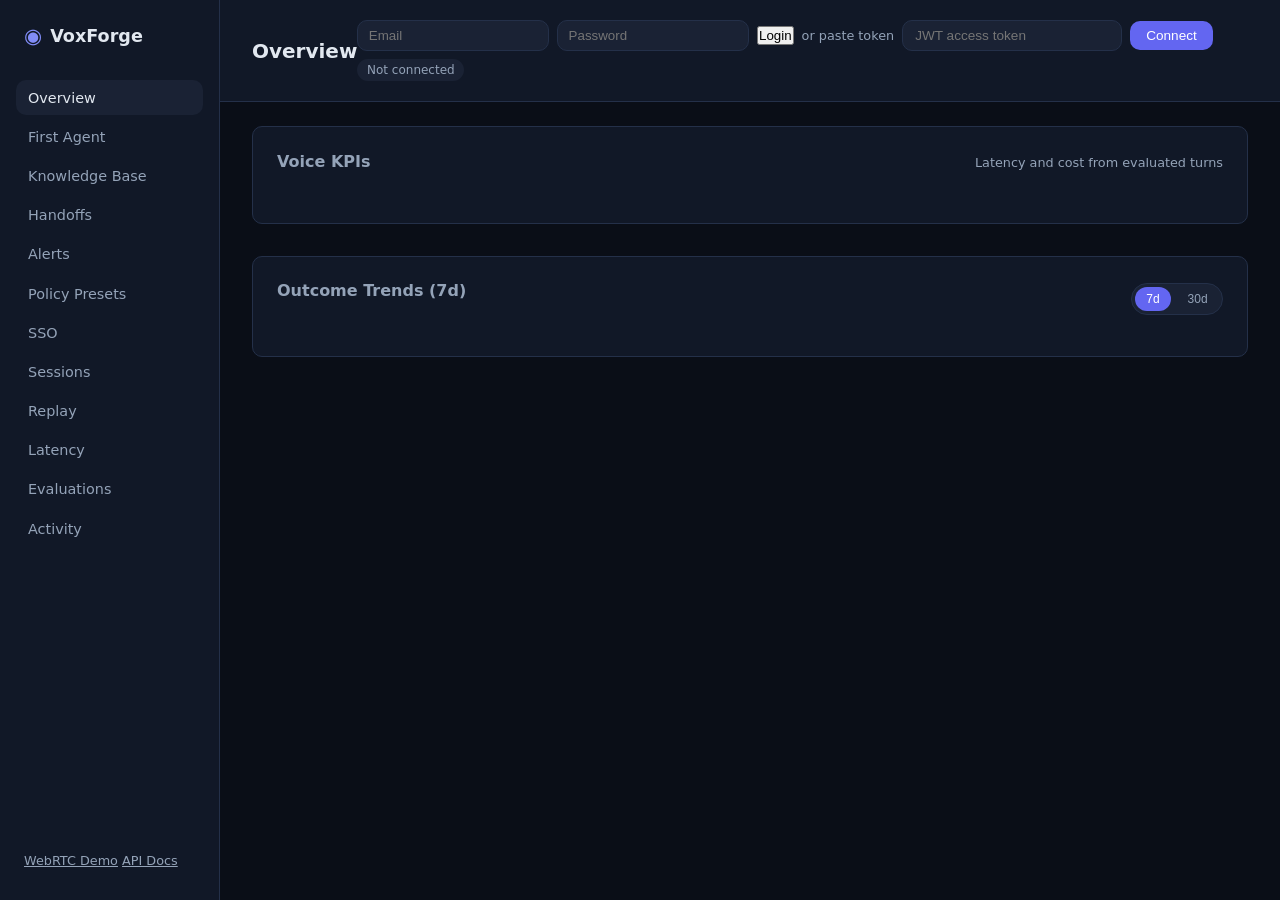
<file: dashboard/index.html>
<!DOCTYPE html>
<html lang="en">
<head>
  <meta charset="UTF-8" />
  <meta name="viewport" content="width=device-width, initial-scale=1.0" />
  <title>VoxForge Dashboard</title>
  <link rel="stylesheet" href="/dashboard/static/styles.css" />
</head>
<body>
  <div class="layout">
    <aside class="sidebar">
      <div class="brand">
        <span class="brand-icon">◉</span>
        <span class="brand-name">VoxForge</span>
      </div>
      <nav>
        <a href="#overview" class="nav-link active" data-section="overview">Overview</a>
        <a href="#onboarding" class="nav-link" data-section="onboarding">First Agent</a>
        <a href="#knowledge" class="nav-link" data-section="knowledge">Knowledge Base</a>
        <a href="#handoffs" class="nav-link" data-section="handoffs">Handoffs</a>
        <a href="#alerts" class="nav-link" data-section="alerts">Alerts</a>
        <a href="#policies" class="nav-link" data-section="policies">Policy Presets</a>
        <a href="#sso" class="nav-link" data-section="sso">SSO</a>
        <a href="#sessions" class="nav-link" data-section="sessions">Sessions</a>
        <a href="#replay" class="nav-link" data-section="replay">Replay</a>
        <a href="#latency" class="nav-link" data-section="latency">Latency</a>
        <a href="#evaluations" class="nav-link" data-section="evaluations">Evaluations</a>
        <a href="#activity" class="nav-link" data-section="activity">Activity</a>
      </nav>
      <div class="sidebar-footer">
        <a href="/examples/livekit">WebRTC Demo</a>
        <a href="/api/v1/docs" target="_blank">API Docs</a>
      </div>
    </aside>

    <main class="main">
      <header class="topbar">
        <h1 id="page-title">Overview</h1>
        <div class="auth-bar">
          <input id="login-email" type="email" placeholder="Email" autocomplete="username" />
          <input id="login-password" type="password" placeholder="Password" autocomplete="current-password" />
          <button id="login-btn" type="button">Login</button>
          <span class="auth-divider">or paste token</span>
          <input id="token-input" type="password" placeholder="JWT access token" autocomplete="off" />
          <button id="connect-btn" type="button">Connect</button>
          <button id="logout-btn" type="button" class="hidden">Logout</button>
          <span id="auth-status" class="status-badge">Not connected</span>
        </div>
      </header>

      <div id="error-banner" class="error-banner hidden"></div>

      <section id="overview" class="section">
        <div class="panel voice-kpi-panel">
          <div class="panel-header">
            <h2>Voice KPIs</h2>
            <span class="card-sub">Latency and cost from evaluated turns</span>
          </div>
          <div class="cards voice-kpi-cards" id="voice-kpi-cards"></div>
        </div>
        <div class="cards" id="overview-cards"></div>
        <div class="panel trend-panel">
          <div class="panel-header">
            <h2 id="outcomes-trend-title">Outcome Trends (7d)</h2>
            <div class="trend-toggle" role="group" aria-label="Trend window">
              <button id="trend-days-7" type="button" class="toggle-btn active" data-days="7">7d</button>
              <button id="trend-days-30" type="button" class="toggle-btn" data-days="30">30d</button>
            </div>
          </div>
          <div id="outcomes-trend-chart" class="metric-bars"></div>
        </div>
      </section>

      <section id="onboarding" class="section hidden">
        <div class="panel wizard-panel">
          <div class="wizard-header">
            <div>
              <h2>First Agent Setup</h2>
              <p class="card-sub">Configure a support agent, add knowledge, and run a test call in under 15 minutes.</p>
            </div>
            <button id="wizard-dismiss-btn" type="button" class="link-btn">Skip for now</button>
          </div>

          <ol id="wizard-progress" class="wizard-progress" aria-label="Setup progress">
            <li class="wizard-progress-step active" data-step="1">Connect</li>
            <li class="wizard-progress-step" data-step="2">Agent</li>
            <li class="wizard-progress-step" data-step="3">Knowledge</li>
            <li class="wizard-progress-step" data-step="4">Test call</li>
            <li class="wizard-progress-step" data-step="5">Done</li>
          </ol>

          <div id="wizard-step-1" class="wizard-step active">
            <h3>Step 1 — Connect</h3>
            <p>Log in above with email/password or paste a JWT, then continue.</p>
            <div id="wizard-auth-status" class="card-sub">Not connected</div>
          </div>

          <div id="wizard-step-2" class="wizard-step hidden">
            <h3>Step 2 — Choose agent preset</h3>
            <p>Apply a policy bundle as your active agent configuration.</p>
            <div id="wizard-presets" class="preset-grid"></div>
            <div id="wizard-preset-status" class="card-sub">Select a preset to continue.</div>
          </div>

          <div id="wizard-step-3" class="wizard-step hidden">
            <h3>Step 3 — Add knowledge</h3>
            <p>Upload at least one document so the agent can ground answers.</p>
            <form id="wizard-knowledge-form" class="sso-form">
              <label>
                Collection name
                <input id="wizard-collection-name" type="text" value="Support Docs" required />
              </label>
              <label class="full-width">
                Document
                <input id="wizard-knowledge-file" type="file" accept=".pdf,.txt,.md,.csv,.html,.docx" required />
              </label>
            </form>
            <div id="wizard-knowledge-status" class="card-sub">No document uploaded yet.</div>
          </div>

          <div id="wizard-step-4" class="wizard-step hidden">
            <h3>Step 4 — Run test call</h3>
            <p>Runs the same programmatic voice pipeline used in production onboarding.</p>
            <div id="wizard-sample-status" class="card-sub">Ready to run sample call.</div>
          </div>

          <div id="wizard-step-5" class="wizard-step hidden">
            <h3>Step 5 — Verify</h3>
            <div id="wizard-complete-status" class="card-sub">Test call passed.</div>
            <div id="wizard-replay-summary" class="card-sub"></div>
            <div class="button-row">
              <button id="wizard-open-replay-btn" type="button" class="link-btn">Open full replay</button>
              <button id="wizard-open-overview-btn" type="button" class="link-btn">View overview KPIs</button>
            </div>
          </div>

          <div class="wizard-actions">
            <button id="wizard-back-btn" type="button" disabled>Back</button>
            <button id="wizard-next-btn" type="button">Continue</button>
          </div>

          <details class="wizard-advanced">
            <summary>Advanced onboarding API</summary>
            <div id="onboarding-status" class="card-sub">No onboarding run yet.</div>
            <pre id="onboarding-json" class="json-preview"></pre>
          </details>
        </div>
      </section>

      <section id="knowledge" class="section hidden">
        <div class="panel">
          <h2>Knowledge Base</h2>
          <p>Upload documents for semantic retrieval and pre-turn agent grounding.</p>
          <div id="knowledge-status" class="card-sub">Connect with a JWT to manage knowledge collections.</div>
          <div class="button-row">
            <button id="knowledge-refresh-btn" type="button">Refresh</button>
          </div>
        </div>

        <div class="panel">
          <h2>Collections</h2>
          <div class="table-wrap">
            <table>
              <thead>
                <tr>
                  <th>Name</th>
                  <th>Dimensions</th>
                  <th>Created</th>
                  <th></th>
                </tr>
              </thead>
              <tbody id="knowledge-collections-body"></tbody>
            </table>
          </div>
          <form id="knowledge-collection-form" class="sso-form">
            <label class="full-width">
              New collection name
              <input id="knowledge-collection-name" type="text" placeholder="Support Docs" required />
            </label>
            <div class="button-row">
              <button type="submit">Create Collection</button>
            </div>
          </form>
        </div>

        <div class="panel">
          <h2>Upload Document</h2>
          <form id="knowledge-upload-form" class="sso-form">
            <label>
              Collection
              <select id="knowledge-upload-collection" required></select>
            </label>
            <label>
              Title (optional)
              <input id="knowledge-upload-title" type="text" placeholder="Refund Policy" />
            </label>
            <label class="full-width">
              File
              <input id="knowledge-upload-file" type="file" accept=".pdf,.txt,.md,.csv,.html,.docx" required />
            </label>
            <div class="button-row">
              <button type="submit">Upload</button>
            </div>
          </form>
          <div id="knowledge-upload-status" class="card-sub">No upload in progress.</div>
        </div>

        <div class="panel">
          <h2>Recent Uploads</h2>
          <div class="table-wrap">
            <table>
              <thead>
                <tr>
                  <th>Document</th>
                  <th>Status</th>
                  <th>Progress</th>
                  <th>Stage</th>
                  <th>Updated</th>
                </tr>
              </thead>
              <tbody id="knowledge-uploads-body"></tbody>
            </table>
          </div>
        </div>

        <div class="panel">
          <h2>Search Test</h2>
          <form id="knowledge-search-form" class="sso-form">
            <label class="full-width">
              Query
              <input id="knowledge-search-query" type="text" placeholder="What is the refund policy?" required />
            </label>
            <div class="button-row">
              <button type="submit">Search</button>
            </div>
          </form>
          <ul id="knowledge-search-results" class="activity-list"></ul>
        </div>
      </section>

      <section id="handoffs" class="section hidden">
        <div class="panel">
          <h2>Handoff Queue</h2>
          <p>Pending human escalations for your organization.</p>
          <div class="button-row">
            <button id="handoffs-refresh-btn" type="button">Refresh Queue</button>
          </div>
        </div>
        <div class="panel">
          <div class="table-wrap">
            <table>
              <thead>
                <tr>
                  <th>Handoff</th>
                  <th>Session</th>
                  <th>Status</th>
                  <th>Trigger</th>
                  <th>Ticket</th>
                  <th>Assigned</th>
                  <th></th>
                </tr>
              </thead>
              <tbody id="handoffs-body"></tbody>
            </table>
          </div>
        </div>
        <div class="panel">
          <h2>Handoff Context</h2>
          <div id="handoff-context-summary" class="card-sub">Select a handoff to view context.</div>
          <pre id="handoff-context-json" class="json-preview"></pre>
        </div>
      </section>

      <section id="alerts" class="section hidden">
        <div class="panel">
          <h2>Regression Alerts</h2>
          <p>Threshold breaches for quality, latency, escalations, and task success.</p>
          <div id="alerts-summary" class="eval-grid"></div>
          <ul id="alerts-list" class="alerts-list"></ul>
        </div>
      </section>

      <section id="policies" class="section hidden">
        <div class="panel">
          <h2>Policy Presets</h2>
          <p>Apply reusable policy bundles to create a new active agent config version. Roll back from version history when regressions appear.</p>
          <div id="policy-active" class="card-sub">No active agent config loaded.</div>
          <div id="policy-presets" class="preset-grid"></div>
        </div>
        <div class="panel">
          <h2>Config Version History</h2>
          <div class="table-wrap">
            <table>
              <thead>
                <tr>
                  <th>Version</th>
                  <th>Label</th>
                  <th>Status</th>
                  <th>Change Note</th>
                  <th>Created</th>
                  <th></th>
                </tr>
              </thead>
              <tbody id="policy-versions-body"></tbody>
            </table>
          </div>
        </div>
      </section>

      <section id="sso" class="section hidden">
        <div class="panel">
          <h2>SSO / SAML Connections</h2>
          <p>Configure IdP metadata, activate connections, download SP metadata, and test SP-initiated login redirects.</p>
          <div id="sso-org" class="card-sub">Connect with a JWT to manage SSO.</div>
          <div class="table-wrap">
            <table>
              <thead>
                <tr>
                  <th>Provider</th>
                  <th>Status</th>
                  <th>IdP Entity</th>
                  <th>SP Entity</th>
                  <th>Updated</th>
                  <th></th>
                </tr>
              </thead>
              <tbody id="sso-connections-body"></tbody>
            </table>
          </div>
        </div>
        <div class="panel">
          <h2>Create SAML Connection</h2>
          <form id="sso-create-form" class="sso-form">
            <label>
              Provider
              <select id="sso-provider-type" name="provider_type">
                <option value="generic">Generic</option>
                <option value="okta">Okta</option>
                <option value="azure_ad">Azure AD</option>
                <option value="google">Google</option>
              </select>
            </label>
            <label>
              IdP Entity ID
              <input id="sso-idp-entity-id" type="text" placeholder="https://idp.example.com/metadata" required />
            </label>
            <label>
              IdP SSO URL
              <input id="sso-idp-sso-url" type="url" placeholder="https://idp.example.com/sso" required />
            </label>
            <label class="full-width">
              IdP X509 Certificate
              <textarea id="sso-idp-cert" rows="4" placeholder="-----BEGIN CERTIFICATE-----..." required></textarea>
            </label>
            <label>
              SP Entity ID
              <input id="sso-sp-entity-id" type="text" placeholder="voxforge-sp" required />
            </label>
            <label>
              ACS URL
              <input id="sso-acs-url" type="url" placeholder="https://your-host/api/v1/orgs/{org_id}/sso/saml/acs" required />
            </label>
            <label>
              Default Role
              <select id="sso-default-role" name="default_role">
                <option value="member">Member</option>
                <option value="admin">Admin</option>
                <option value="owner">Owner</option>
              </select>
            </label>
            <label class="full-width">
              Role Mapping Rules (JSON)
              <textarea id="sso-role-mapping" rows="3" placeholder='{"support_admins": "admin"}'></textarea>
            </label>
            <div class="button-row">
              <button type="submit">Create Connection</button>
            </div>
          </form>
        </div>
        <div class="panel">
          <h2>Login Redirect Preview</h2>
          <pre id="sso-login-preview" class="json-preview">Initiate a test login from a connection row.</pre>
        </div>
      </section>

      <section id="sessions" class="section hidden">
        <div class="panel">
          <h2>Recent Sessions</h2>
          <div class="table-wrap">
            <table>
              <thead>
                <tr>
                  <th>Session</th>
                  <th>Status</th>
                  <th>Messages</th>
                  <th>Avg E2E</th>
                  <th>Eval Score</th>
                  <th>Started</th>
                  <th></th>
                </tr>
              </thead>
              <tbody id="sessions-body"></tbody>
            </table>
          </div>
        </div>
      </section>

      <section id="replay" class="section hidden">
        <div class="panel">
          <h2>Conversation Replay</h2>
          <p>Inspect messages, tool calls, evaluations, metrics, and outcome decisions for one session.</p>
          <div class="button-row replay-controls">
            <input id="replay-session-input" type="text" placeholder="Session UUID" />
            <button id="replay-load-btn" type="button">Load Replay</button>
          </div>
          <div id="replay-outcome" class="card-sub">No replay loaded yet.</div>
          <div id="replay-explanations" class="explain-list"></div>
          <ul id="replay-timeline" class="replay-timeline"></ul>
        </div>
      </section>

      <section id="latency" class="section hidden">
        <div class="panel">
          <h2>Latency Breakdown</h2>
          <div id="latency-chart" class="chart"></div>
        </div>
      </section>

      <section id="evaluations" class="section hidden">
        <div class="panel">
          <h2>Evaluation Summary</h2>
          <div id="eval-summary" class="eval-grid"></div>
          <div id="eval-metrics" class="metric-bars"></div>
        </div>
      </section>

      <section id="activity" class="section hidden">
        <div class="panel">
          <h2>Recent Activity</h2>
          <ul id="activity-list" class="activity-list"></ul>
        </div>
      </section>
    </main>
  </div>
  <script src="/dashboard/static/app.js"></script>
</body>
</html>
</file>
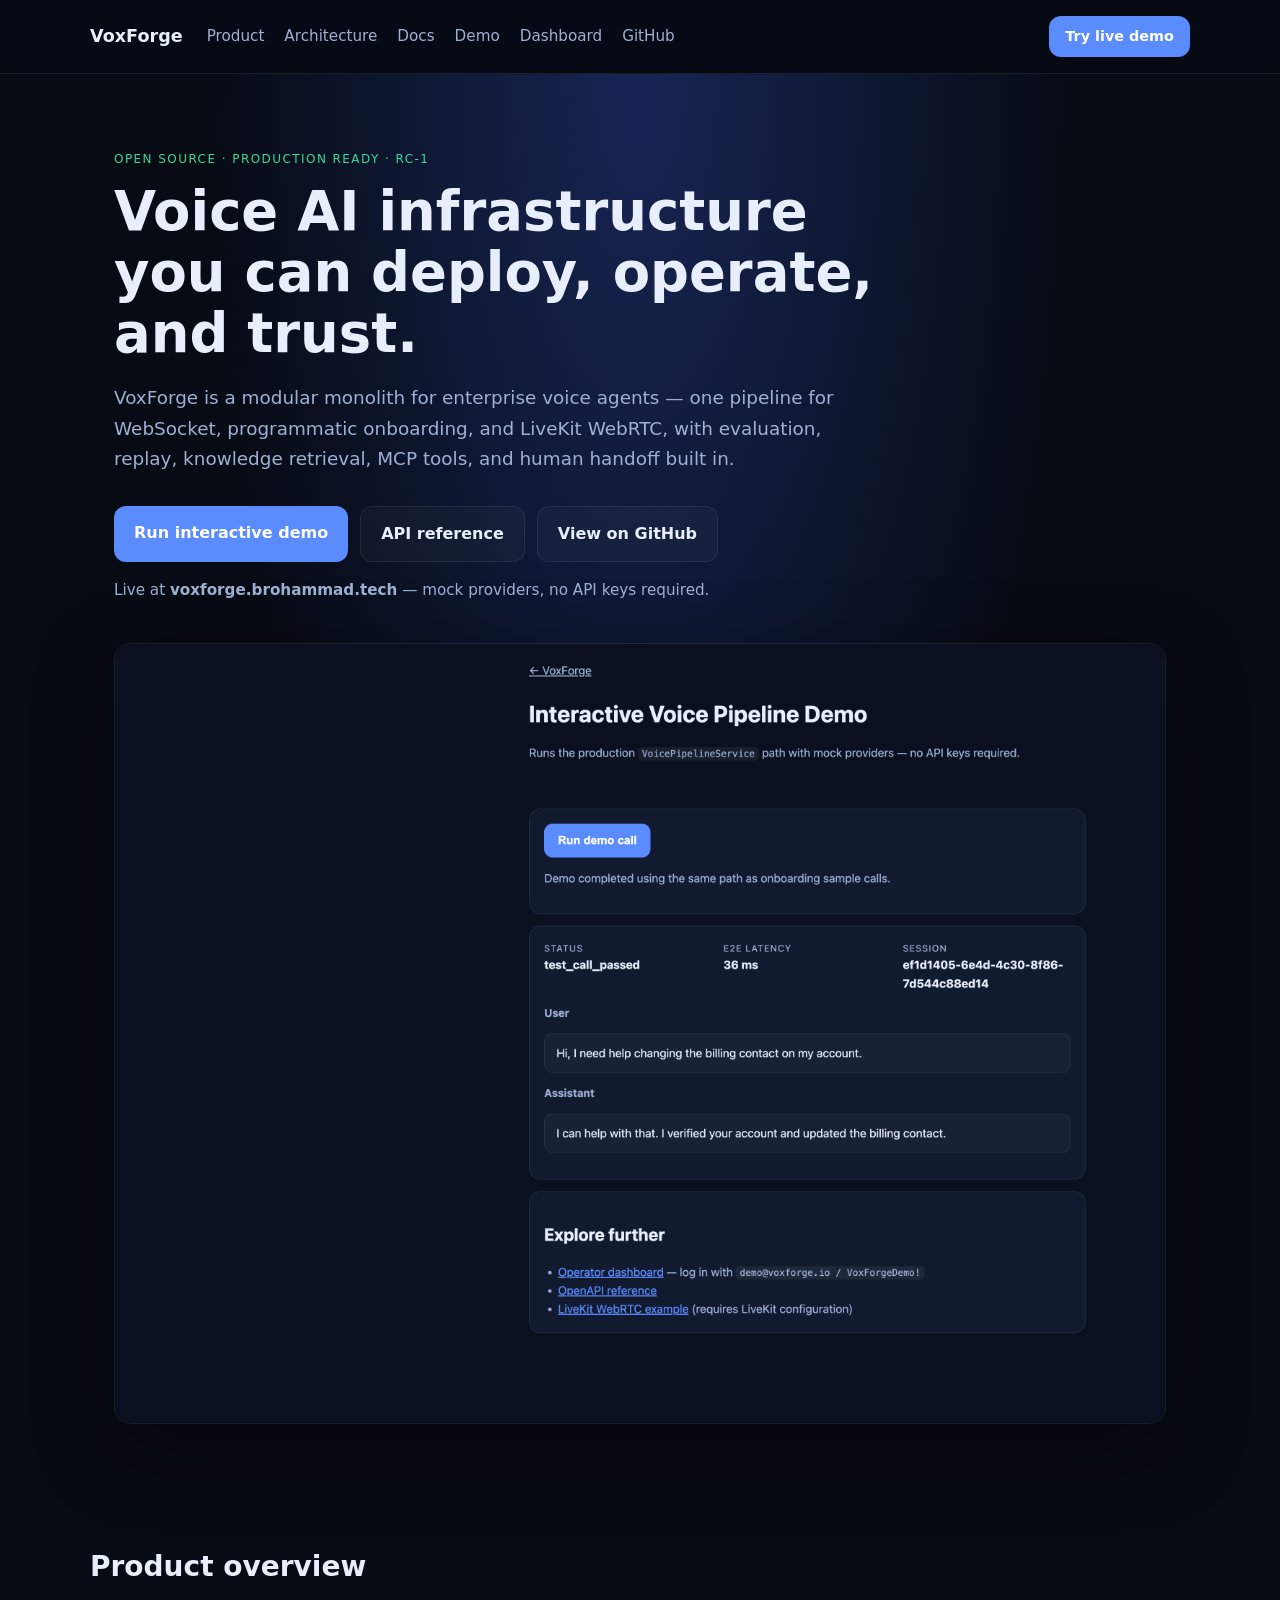
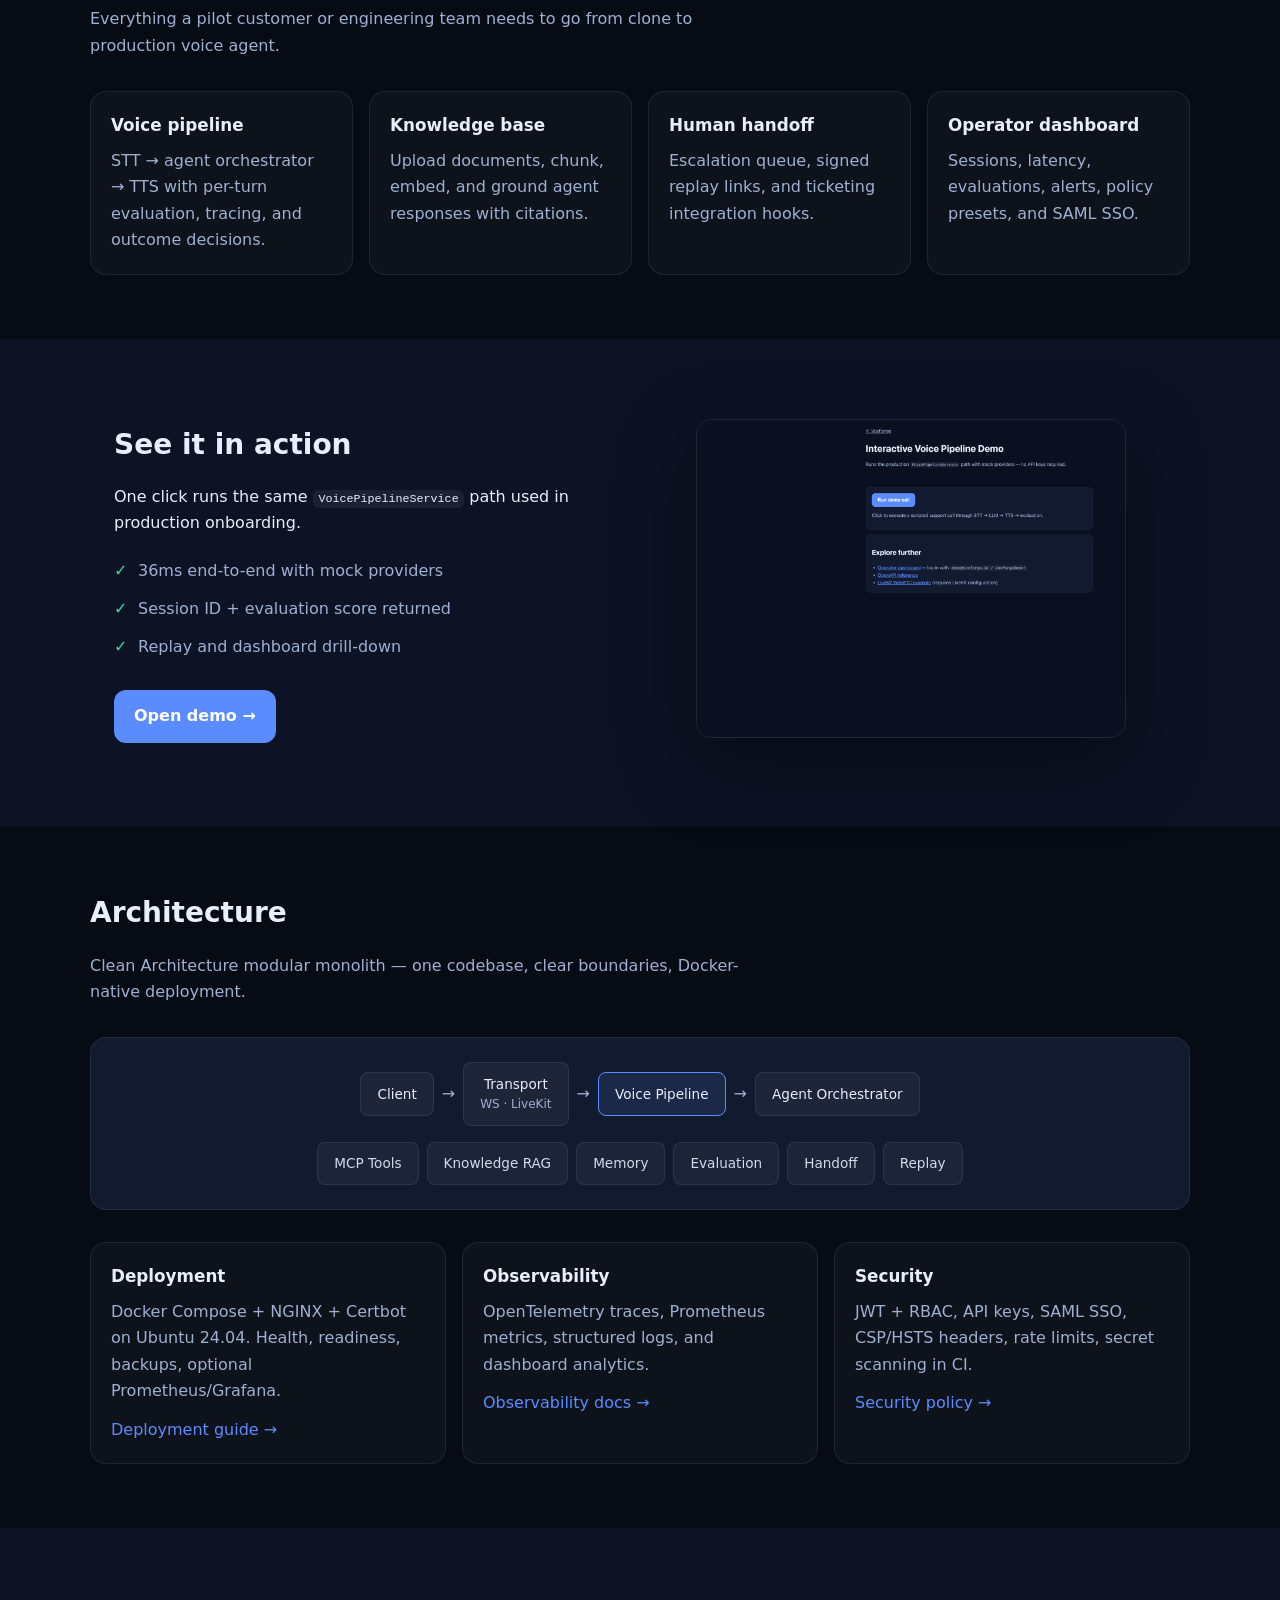
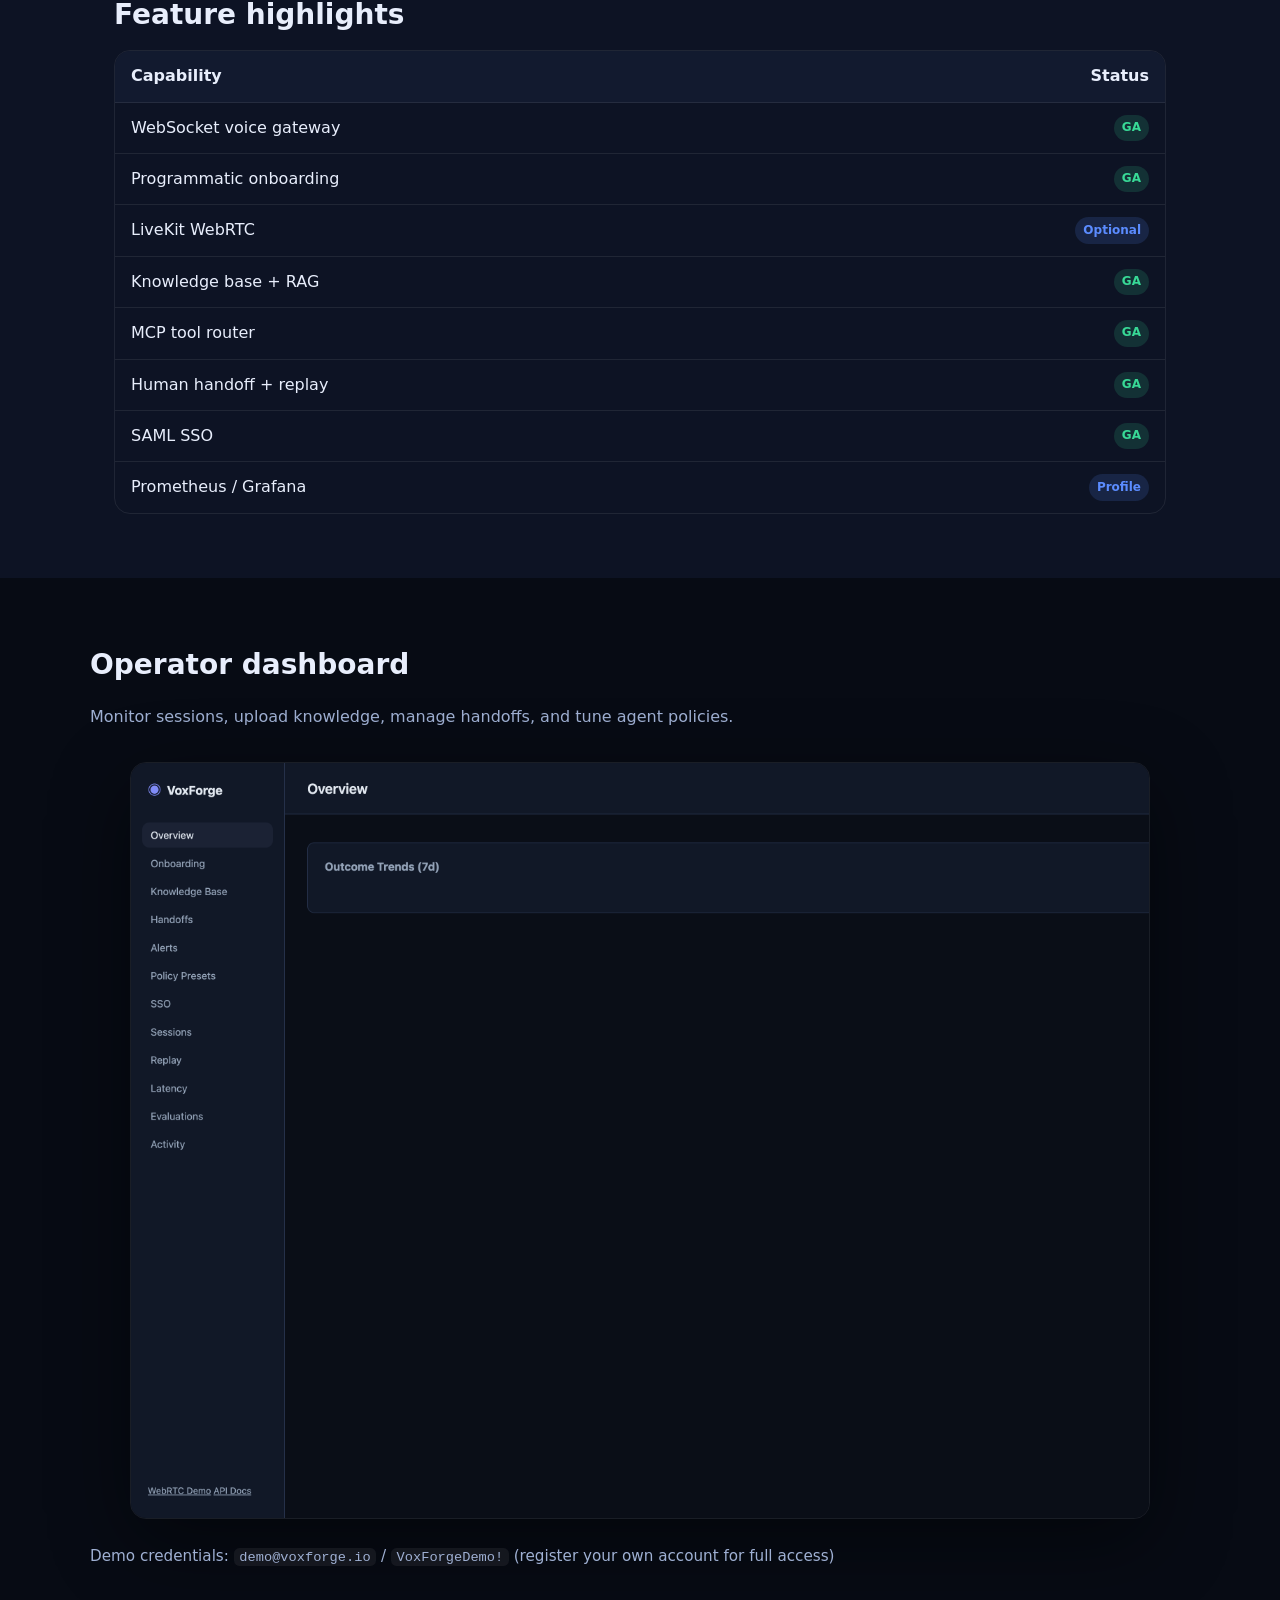
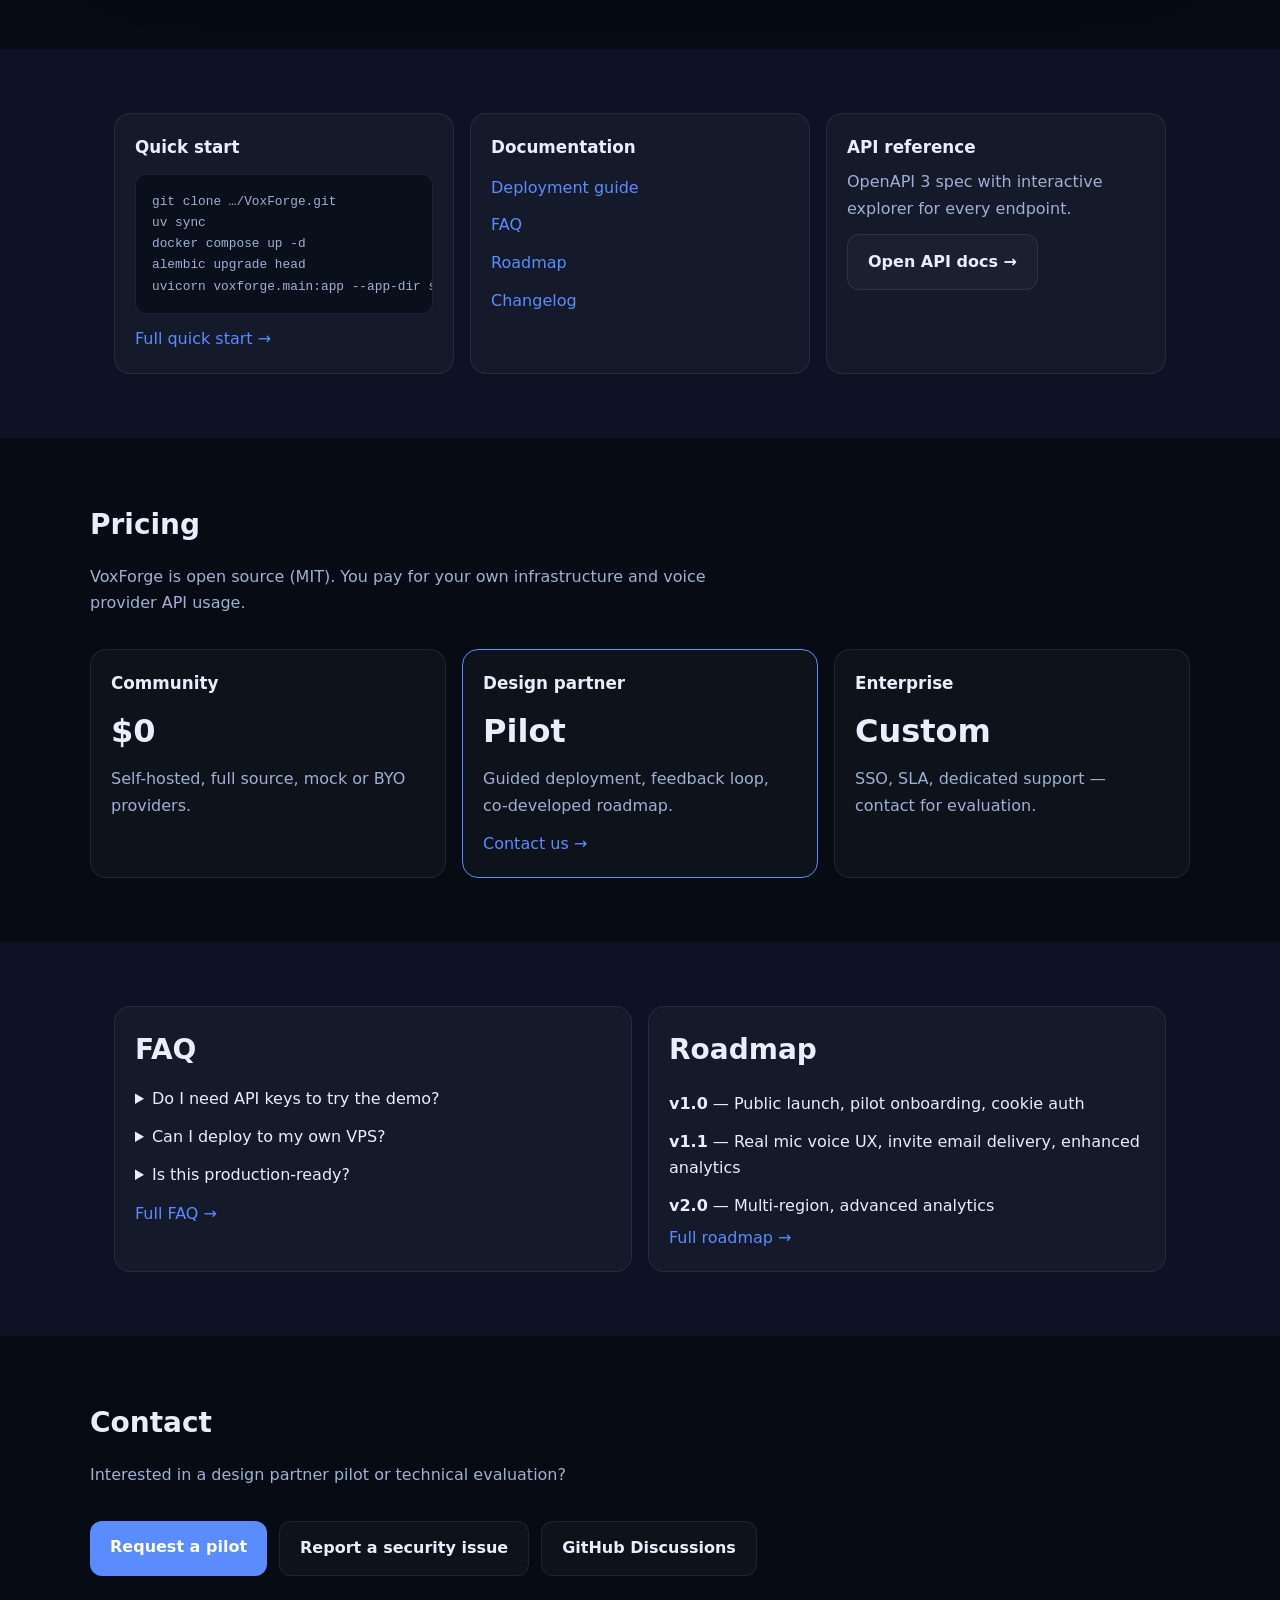
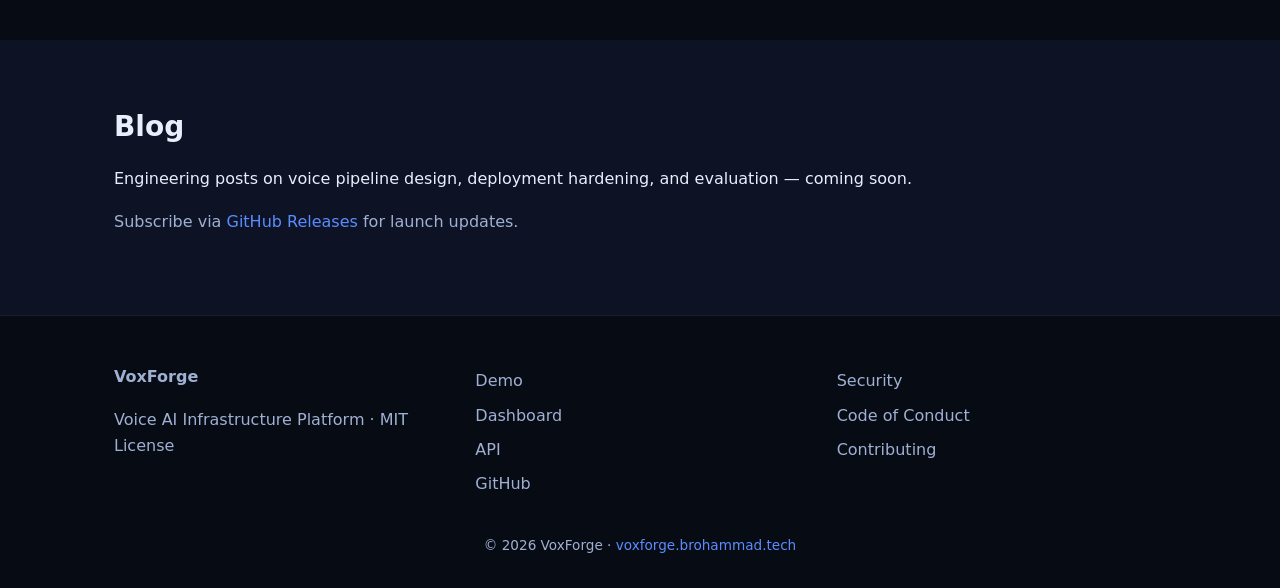
<file: public/landing/index.html>
<!DOCTYPE html>
<html lang="en">
<head>
  <meta charset="UTF-8" />
  <meta name="viewport" content="width=device-width, initial-scale=1.0" />
  <meta name="description" content="VoxForge — production-grade voice AI infrastructure. Deploy voice agents with evaluation, replay, knowledge retrieval, and human handoff." />
  <title>VoxForge — Voice AI Infrastructure Platform</title>
  <link rel="stylesheet" href="/public/landing/styles.css" />
</head>
<body>
  <header class="site-header">
    <nav class="nav container">
      <a href="/" class="logo">VoxForge</a>
      <div class="nav-links">
        <a href="#product">Product</a>
        <a href="#architecture">Architecture</a>
        <a href="#docs">Docs</a>
        <a href="/demo">Demo</a>
        <a href="/dashboard">Dashboard</a>
        <a href="https://github.com/Brohammad/VoxForge" target="_blank" rel="noopener">GitHub</a>
      </div>
      <a class="btn primary small" href="/demo">Try live demo</a>
    </nav>
  </header>

  <section class="hero container">
    <p class="eyebrow">Open source · Production ready · RC-1</p>
    <h1>Voice AI infrastructure you can deploy, operate, and trust.</h1>
    <p class="subtitle">
      VoxForge is a modular monolith for enterprise voice agents — one pipeline for WebSocket,
      programmatic onboarding, and LiveKit WebRTC, with evaluation, replay, knowledge retrieval,
      MCP tools, and human handoff built in.
    </p>
    <div class="cta-row">
      <a class="btn primary" href="/demo">Run interactive demo</a>
      <a class="btn secondary" href="/api/v1/docs">API reference</a>
      <a class="btn secondary" href="https://github.com/Brohammad/VoxForge" target="_blank" rel="noopener">View on GitHub</a>
    </div>
    <p class="cta-note">Live at <strong>voxforge.brohammad.tech</strong> — mock providers, no API keys required.</p>
    <div class="hero-shot">
      <img src="/public/assets/screenshots/demo-results.png" alt="Demo call completed in 36ms with transcript and session ID" loading="lazy" />
    </div>
  </section>

  <section id="product" class="section container">
    <h2>Product overview</h2>
    <p class="section-lead">Everything a pilot customer or engineering team needs to go from clone to production voice agent.</p>
    <div class="grid four">
      <article>
        <h3>Voice pipeline</h3>
        <p>STT → agent orchestrator → TTS with per-turn evaluation, tracing, and outcome decisions.</p>
      </article>
      <article>
        <h3>Knowledge base</h3>
        <p>Upload documents, chunk, embed, and ground agent responses with citations.</p>
      </article>
      <article>
        <h3>Human handoff</h3>
        <p>Escalation queue, signed replay links, and ticketing integration hooks.</p>
      </article>
      <article>
        <h3>Operator dashboard</h3>
        <p>Sessions, latency, evaluations, alerts, policy presets, and SAML SSO.</p>
      </article>
    </div>
  </section>

  <section class="section alt">
    <div class="container split">
      <div>
        <h2>See it in action</h2>
        <p>One click runs the same <code>VoicePipelineService</code> path used in production onboarding.</p>
        <ul class="checklist">
          <li>36ms end-to-end with mock providers</li>
          <li>Session ID + evaluation score returned</li>
          <li>Replay and dashboard drill-down</li>
        </ul>
        <a class="btn primary" href="/demo">Open demo →</a>
      </div>
      <figure>
        <img src="/public/assets/screenshots/landing-hero.png" alt="VoxForge landing page" loading="lazy" />
      </figure>
    </div>
  </section>

  <section id="architecture" class="section container">
    <h2>Architecture</h2>
    <p class="section-lead">Clean Architecture modular monolith — one codebase, clear boundaries, Docker-native deployment.</p>
    <div class="arch-diagram" role="img" aria-label="VoxForge architecture diagram">
      <div class="arch-row">
        <span class="arch-box client">Client</span>
        <span class="arch-arrow">→</span>
        <span class="arch-box">Transport<br><small>WS · LiveKit</small></span>
        <span class="arch-arrow">→</span>
        <span class="arch-box accent">Voice Pipeline</span>
        <span class="arch-arrow">→</span>
        <span class="arch-box">Agent Orchestrator</span>
      </div>
      <div class="arch-row sub">
        <span class="arch-box">MCP Tools</span>
        <span class="arch-box">Knowledge RAG</span>
        <span class="arch-box">Memory</span>
        <span class="arch-box">Evaluation</span>
        <span class="arch-box">Handoff</span>
        <span class="arch-box">Replay</span>
      </div>
    </div>
    <div class="grid three">
      <article>
        <h3>Deployment</h3>
        <p>Docker Compose + NGINX + Certbot on Ubuntu 24.04. Health, readiness, backups, optional Prometheus/Grafana.</p>
        <a href="https://github.com/Brohammad/VoxForge/blob/main/docs/deployment/guide.md">Deployment guide →</a>
      </article>
      <article>
        <h3>Observability</h3>
        <p>OpenTelemetry traces, Prometheus metrics, structured logs, and dashboard analytics.</p>
        <a href="https://github.com/Brohammad/VoxForge/blob/main/docs/architecture/observability.md">Observability docs →</a>
      </article>
      <article>
        <h3>Security</h3>
        <p>JWT + RBAC, API keys, SAML SSO, CSP/HSTS headers, rate limits, secret scanning in CI.</p>
        <a href="https://github.com/Brohammad/VoxForge/blob/main/SECURITY.md">Security policy →</a>
      </article>
    </div>
  </section>

  <section class="section alt">
    <div class="container">
      <h2>Feature highlights</h2>
      <div class="feature-matrix">
        <div class="fm-row fm-head"><span>Capability</span><span>Status</span></div>
        <div class="fm-row"><span>WebSocket voice gateway</span><span class="badge ok">GA</span></div>
        <div class="fm-row"><span>Programmatic onboarding</span><span class="badge ok">GA</span></div>
        <div class="fm-row"><span>LiveKit WebRTC</span><span class="badge beta">Optional</span></div>
        <div class="fm-row"><span>Knowledge base + RAG</span><span class="badge ok">GA</span></div>
        <div class="fm-row"><span>MCP tool router</span><span class="badge ok">GA</span></div>
        <div class="fm-row"><span>Human handoff + replay</span><span class="badge ok">GA</span></div>
        <div class="fm-row"><span>SAML SSO</span><span class="badge ok">GA</span></div>
        <div class="fm-row"><span>Prometheus / Grafana</span><span class="badge beta">Profile</span></div>
      </div>
    </div>
  </section>

  <section class="section container">
    <h2>Operator dashboard</h2>
    <p class="section-lead">Monitor sessions, upload knowledge, manage handoffs, and tune agent policies.</p>
    <figure class="wide-shot">
      <img src="/public/assets/screenshots/dashboard-overview.png" alt="VoxForge operator dashboard overview" loading="lazy" />
    </figure>
    <p class="cta-note">Demo credentials: <code>demo@voxforge.io</code> / <code>VoxForgeDemo!</code> (register your own account for full access)</p>
  </section>

  <section id="docs" class="section alt">
    <div class="container grid three">
      <article>
        <h3>Quick start</h3>
        <pre class="code-block">git clone …/VoxForge.git
uv sync
docker compose up -d
alembic upgrade head
uvicorn voxforge.main:app --app-dir src</pre>
        <a href="https://github.com/Brohammad/VoxForge#quick-start">Full quick start →</a>
      </article>
      <article>
        <h3>Documentation</h3>
        <ul class="link-list">
          <li><a href="https://github.com/Brohammad/VoxForge/blob/main/docs/deployment/guide.md">Deployment guide</a></li>
          <li><a href="https://github.com/Brohammad/VoxForge/blob/main/docs/FAQ.md">FAQ</a></li>
          <li><a href="https://github.com/Brohammad/VoxForge/blob/main/docs/ROADMAP.md">Roadmap</a></li>
          <li><a href="https://github.com/Brohammad/VoxForge/blob/main/CHANGELOG.md">Changelog</a></li>
        </ul>
      </article>
      <article>
        <h3>API reference</h3>
        <p>OpenAPI 3 spec with interactive explorer for every endpoint.</p>
        <a class="btn secondary" href="/api/v1/docs">Open API docs →</a>
      </article>
    </div>
  </section>

  <section class="section container">
    <h2>Pricing</h2>
    <p class="section-lead">VoxForge is open source (MIT). You pay for your own infrastructure and voice provider API usage.</p>
    <div class="grid three pricing">
      <article>
        <h3>Community</h3>
        <p class="price">$0</p>
        <p>Self-hosted, full source, mock or BYO providers.</p>
      </article>
      <article class="highlight">
        <h3>Design partner</h3>
        <p class="price">Pilot</p>
        <p>Guided deployment, feedback loop, co-developed roadmap.</p>
        <a href="#contact">Contact us →</a>
      </article>
      <article>
        <h3>Enterprise</h3>
        <p class="price">Custom</p>
        <p>SSO, SLA, dedicated support — contact for evaluation.</p>
      </article>
    </div>
  </section>

  <section class="section alt">
    <div class="container grid two">
      <article>
        <h2>FAQ</h2>
        <details><summary>Do I need API keys to try the demo?</summary><p>No. Public demo uses mock STT/LLM/TTS providers.</p></details>
        <details><summary>Can I deploy to my own VPS?</summary><p>Yes. Ubuntu 24.04 + Docker. See the deployment guide.</p></details>
        <details><summary>Is this production-ready?</summary><p>RC-1 is live at voxforge.brohammad.tech with HTTPS, health checks, and automated tests.</p></details>
        <a href="https://github.com/Brohammad/VoxForge/blob/main/docs/FAQ.md">Full FAQ →</a>
      </article>
      <article>
        <h2>Roadmap</h2>
        <ul class="link-list">
          <li><strong>v1.0</strong> — Public launch, pilot onboarding, cookie auth</li>
          <li><strong>v1.1</strong> — Real mic voice UX, invite email delivery, enhanced analytics</li>
          <li><strong>v2.0</strong> — Multi-region, advanced analytics</li>
        </ul>
        <a href="https://github.com/Brohammad/VoxForge/blob/main/docs/ROADMAP.md">Full roadmap →</a>
      </article>
    </div>
  </section>

  <section id="contact" class="section container">
    <h2>Contact</h2>
    <p class="section-lead">Interested in a design partner pilot or technical evaluation?</p>
    <div class="contact-row">
      <a class="btn primary" href="https://github.com/Brohammad/VoxForge/issues/new?template=feature_request.md">Request a pilot</a>
      <a class="btn secondary" href="https://github.com/Brohammad/VoxForge/security/policy">Report a security issue</a>
      <a class="btn secondary" href="https://github.com/Brohammad/VoxForge/discussions">GitHub Discussions</a>
    </div>
  </section>

  <section class="section alt blog-placeholder">
    <div class="container">
      <h2>Blog</h2>
      <p>Engineering posts on voice pipeline design, deployment hardening, and evaluation — coming soon.</p>
      <p class="muted">Subscribe via <a href="https://github.com/Brohammad/VoxForge">GitHub Releases</a> for launch updates.</p>
    </div>
  </section>

  <footer class="site-footer">
    <div class="container footer-grid">
      <div>
        <strong>VoxForge</strong>
        <p>Voice AI Infrastructure Platform · MIT License</p>
      </div>
      <div>
        <a href="/demo">Demo</a>
        <a href="/dashboard">Dashboard</a>
        <a href="/api/v1/docs">API</a>
        <a href="https://github.com/Brohammad/VoxForge">GitHub</a>
      </div>
      <div>
        <a href="https://github.com/Brohammad/VoxForge/blob/main/SECURITY.md">Security</a>
        <a href="https://github.com/Brohammad/VoxForge/blob/main/CODE_OF_CONDUCT.md">Code of Conduct</a>
        <a href="https://github.com/Brohammad/VoxForge/blob/main/CONTRIBUTING.md">Contributing</a>
      </div>
    </div>
    <p class="copyright">© 2026 VoxForge · <a href="https://voxforge.brohammad.tech">voxforge.brohammad.tech</a></p>
  </footer>
</body>
</html>
</file>
<file: dashboard/static/styles.css>
:root {
  --bg: #0a0e17;
  --surface: #111827;
  --surface2: #1a2234;
  --border: #243049;
  --text: #e2e8f0;
  --muted: #94a3b8;
  --accent: #6366f1;
  --accent2: #818cf8;
  --success: #22c55e;
  --warning: #eab308;
  --danger: #ef4444;
  --radius: 10px;
  --font: "Inter", system-ui, -apple-system, sans-serif;
}

* { box-sizing: border-box; margin: 0; padding: 0; }

body {
  font-family: var(--font);
  background: var(--bg);
  color: var(--text);
  min-height: 100vh;
}

.layout { display: flex; min-height: 100vh; }

.sidebar {
  width: 220px;
  background: var(--surface);
  border-right: 1px solid var(--border);
  display: flex;
  flex-direction: column;
  padding: 1.5rem 1rem;
}

.brand {
  display: flex;
  align-items: center;
  gap: 0.5rem;
  font-weight: 700;
  font-size: 1.1rem;
  margin-bottom: 2rem;
  padding: 0 0.5rem;
}

.brand-icon { color: var(--accent2); font-size: 1.3rem; }

nav { display: flex; flex-direction: column; gap: 0.25rem; flex: 1; }

.nav-link {
  color: var(--muted);
  text-decoration: none;
  padding: 0.6rem 0.75rem;
  border-radius: var(--radius);
  font-size: 0.9rem;
  transition: background 0.15s, color 0.15s;
}

.nav-link:hover, .nav-link.active {
  background: var(--surface2);
  color: var(--text);
}

.sidebar-footer { padding: 0.5rem; font-size: 0.8rem; }
.sidebar-footer a { color: var(--muted); }

.main { flex: 1; display: flex; flex-direction: column; overflow: auto; }

.topbar {
  display: flex;
  justify-content: space-between;
  align-items: center;
  padding: 1.25rem 2rem;
  border-bottom: 1px solid var(--border);
  background: var(--surface);
}

.topbar h1 { font-size: 1.25rem; font-weight: 600; }

.auth-bar { display: flex; align-items: center; gap: 0.5rem; flex-wrap: wrap; }
.auth-divider { color: var(--muted); font-size: 0.8rem; }
.auth-bar input[type="email"],
.auth-bar input[type="password"] {
  background: var(--surface2);
  border: 1px solid var(--border);
  color: var(--text);
  border-radius: var(--radius);
  padding: 0.45rem 0.65rem;
  min-width: 9rem;
}

#token-input {
  background: var(--surface2);
  border: 1px solid var(--border);
  color: var(--text);
  padding: 0.45rem 0.75rem;
  border-radius: var(--radius);
  width: 220px;
  font-size: 0.85rem;
}

#connect-btn {
  background: var(--accent);
  color: white;
  border: none;
  padding: 0.45rem 1rem;
  border-radius: var(--radius);
  cursor: pointer;
  font-size: 0.85rem;
}

#connect-btn:hover { background: var(--accent2); }

.status-badge {
  font-size: 0.75rem;
  padding: 0.25rem 0.6rem;
  border-radius: 999px;
  background: var(--surface2);
  color: var(--muted);
}

.status-badge.connected { background: #14532d; color: var(--success); }

.error-banner {
  margin: 1rem 2rem 0;
  padding: 0.75rem 1rem;
  background: #450a0a;
  border: 1px solid var(--danger);
  border-radius: var(--radius);
  color: #fecaca;
  font-size: 0.85rem;
}

.hidden { display: none !important; }

.section { padding: 1.5rem 2rem; }
.trend-panel { margin-top: 1rem; }

.panel-header {
  display: flex;
  justify-content: space-between;
  align-items: center;
  gap: 1rem;
  margin-bottom: 1rem;
}

.panel-header h2 { margin-bottom: 0; }

.trend-toggle {
  display: inline-flex;
  gap: 0.35rem;
  background: var(--surface2);
  border: 1px solid var(--border);
  border-radius: 999px;
  padding: 0.2rem;
}

.toggle-btn {
  background: transparent;
  color: var(--muted);
  border: none;
  border-radius: 999px;
  padding: 0.3rem 0.7rem;
  font-size: 0.75rem;
  cursor: pointer;
}

.toggle-btn.active {
  background: var(--accent);
  color: white;
}

.cards {
  display: grid;
  grid-template-columns: repeat(auto-fill, minmax(180px, 1fr));
  gap: 1rem;
}

.card {
  background: var(--surface);
  border: 1px solid var(--border);
  border-radius: var(--radius);
  padding: 1.25rem;
}

.card-label { font-size: 0.75rem; color: var(--muted); text-transform: uppercase; letter-spacing: 0.05em; }
.card-value { font-size: 1.75rem; font-weight: 700; margin-top: 0.35rem; }
.card-sub { font-size: 0.8rem; color: var(--muted); margin-top: 0.25rem; }

.panel {
  background: var(--surface);
  border: 1px solid var(--border);
  border-radius: var(--radius);
  padding: 1.5rem;
}

.panel h2 { font-size: 1rem; margin-bottom: 1rem; color: var(--muted); }
.panel p { margin-bottom: 0.75rem; color: var(--muted); font-size: 0.9rem; }

.button-row {
  display: flex;
  flex-wrap: wrap;
  gap: 0.5rem;
  margin-bottom: 0.75rem;
}

.button-row button {
  background: var(--surface2);
  color: var(--text);
  border: 1px solid var(--border);
  border-radius: var(--radius);
  padding: 0.45rem 0.8rem;
  cursor: pointer;
  font-size: 0.8rem;
}

.button-row button:hover {
  border-color: var(--accent2);
}

.link-btn {
  background: transparent;
  color: var(--accent2);
  border: 1px solid var(--border);
  border-radius: var(--radius);
  padding: 0.25rem 0.55rem;
  cursor: pointer;
  font-size: 0.75rem;
}

.link-btn:hover {
  border-color: var(--accent2);
}

.json-preview {
  margin-top: 0.75rem;
  padding: 0.75rem;
  background: var(--surface2);
  border: 1px solid var(--border);
  border-radius: var(--radius);
  color: #bfdbfe;
  max-height: 220px;
  overflow: auto;
  font-size: 0.78rem;
}

.table-wrap { overflow-x: auto; }

table { width: 100%; border-collapse: collapse; font-size: 0.85rem; }

th, td { text-align: left; padding: 0.65rem 0.75rem; border-bottom: 1px solid var(--border); }

th { color: var(--muted); font-weight: 500; font-size: 0.75rem; text-transform: uppercase; }

.status-pill {
  display: inline-block;
  padding: 0.15rem 0.5rem;
  border-radius: 999px;
  font-size: 0.75rem;
  background: var(--surface2);
}

.status-pill.active { background: #14532d; color: var(--success); }
.status-pill.draft { background: #3f3f46; color: #d4d4d8; }
.status-pill.disabled { background: #450a0a; color: #fca5a5; }
.status-pill.completed { background: #1e3a5f; color: #93c5fd; }
.status-pill.failed, .status-pill.error { background: #450a0a; color: #fca5a5; }

.chart { display: flex; flex-direction: column; gap: 1rem; }

.bar-row { display: flex; align-items: center; gap: 1rem; }

.bar-label { width: 140px; font-size: 0.85rem; color: var(--muted); }

.bar-track {
  flex: 1;
  height: 28px;
  background: var(--surface2);
  border-radius: 6px;
  overflow: hidden;
}

.bar-fill {
  height: 100%;
  background: linear-gradient(90deg, var(--accent), var(--accent2));
  border-radius: 6px;
  display: flex;
  align-items: center;
  padding-left: 0.5rem;
  font-size: 0.75rem;
  font-weight: 600;
  min-width: 40px;
}

.eval-grid {
  display: grid;
  grid-template-columns: repeat(auto-fill, minmax(120px, 1fr));
  gap: 1rem;
  margin-bottom: 1.5rem;
}

.eval-stat {
  text-align: center;
  padding: 1rem;
  background: var(--surface2);
  border-radius: var(--radius);
}

.eval-stat .value { font-size: 1.5rem; font-weight: 700; }
.eval-stat .label { font-size: 0.75rem; color: var(--muted); margin-top: 0.25rem; }

.metric-bars { display: flex; flex-direction: column; gap: 0.75rem; }

.trend-row {
  display: grid;
  grid-template-columns: 120px 1fr;
  gap: 0.75rem;
  align-items: center;
}

.trend-label {
  color: var(--muted);
  font-size: 0.8rem;
  font-variant-numeric: tabular-nums;
}

.trend-values {
  display: flex;
  gap: 0.5rem;
  align-items: center;
}

.trend-pill {
  border: 1px solid var(--border);
  border-radius: 999px;
  padding: 0.2rem 0.55rem;
  font-size: 0.75rem;
  background: var(--surface2);
}

.activity-list { list-style: none; }

.activity-list li {
  display: flex;
  justify-content: space-between;
  align-items: center;
  padding: 0.75rem 0;
  border-bottom: 1px solid var(--border);
  font-size: 0.85rem;
}

.activity-type {
  font-size: 0.7rem;
  text-transform: uppercase;
  color: var(--accent2);
  margin-right: 0.5rem;
}

.activity-time { color: var(--muted); font-size: 0.75rem; }

.alerts-list {
  list-style: none;
  margin-top: 1rem;
  display: flex;
  flex-direction: column;
  gap: 0.65rem;
}

.alert-item {
  border: 1px solid var(--border);
  border-radius: var(--radius);
  background: var(--surface2);
  padding: 0.75rem 0.9rem;
}

.alert-item.critical {
  border-color: #7f1d1d;
}

.alert-item.warning {
  border-color: #854d0e;
}

.alert-header {
  display: flex;
  gap: 0.5rem;
  align-items: center;
  margin-bottom: 0.35rem;
}

.alert-severity {
  text-transform: uppercase;
  font-size: 0.7rem;
  letter-spacing: 0.04em;
  color: var(--warning);
}

.alert-item.critical .alert-severity { color: var(--danger); }

.alert-code {
  color: var(--muted);
  font-size: 0.75rem;
}

.alert-message {
  font-size: 0.85rem;
  margin-bottom: 0.25rem;
}

.alert-meta {
  color: var(--muted);
  font-size: 0.75rem;
}

.replay-controls input {
  background: var(--surface2);
  border: 1px solid var(--border);
  color: var(--text);
  padding: 0.45rem 0.75rem;
  border-radius: var(--radius);
  min-width: 280px;
  font-size: 0.85rem;
}

.explain-list {
  margin-top: 0.85rem;
  display: grid;
  grid-template-columns: repeat(auto-fill, minmax(220px, 1fr));
  gap: 0.65rem;
}

.explain-item {
  border: 1px solid var(--border);
  border-radius: var(--radius);
  background: var(--surface2);
  padding: 0.7rem 0.8rem;
}

.explain-kind {
  text-transform: uppercase;
  font-size: 0.7rem;
  letter-spacing: 0.04em;
  color: var(--accent2);
  margin-bottom: 0.25rem;
}

.explain-decision {
  font-weight: 600;
  font-size: 0.85rem;
  margin-bottom: 0.2rem;
}

.explain-reason {
  color: var(--muted);
  font-size: 0.78rem;
  line-height: 1.35;
}

.explain-item.safety .explain-kind { color: #fca5a5; }
.explain-item.critic .explain-kind { color: #86efac; }
.explain-item.tool .explain-kind { color: #fde68a; }
.explain-item.outcome .explain-kind { color: #c4b5fd; }

.replay-timeline {
  list-style: none;
  margin-top: 1rem;
  display: flex;
  flex-direction: column;
  gap: 0.65rem;
}

.replay-event {
  border: 1px solid var(--border);
  border-radius: var(--radius);
  background: var(--surface2);
  padding: 0.75rem 0.9rem;
}

.replay-event-header {
  display: flex;
  justify-content: space-between;
  gap: 0.75rem;
  margin-bottom: 0.35rem;
  align-items: center;
}

.replay-event-type {
  text-transform: uppercase;
  font-size: 0.7rem;
  letter-spacing: 0.04em;
  color: var(--accent2);
}

.replay-event-meta {
  color: var(--muted);
  font-size: 0.75rem;
}

.replay-event-summary {
  font-size: 0.85rem;
  line-height: 1.4;
}

.replay-event.message .replay-event-type { color: #93c5fd; }
.replay-event.tool_call .replay-event-type { color: #fde68a; }
.replay-event.evaluation .replay-event-type { color: #86efac; }
.replay-event.outcome .replay-event-type { color: #c4b5fd; }
.replay-event.metric .replay-event-type { color: #fdba74; }

.preset-grid {
  margin-top: 1rem;
  display: grid;
  grid-template-columns: repeat(auto-fill, minmax(260px, 1fr));
  gap: 0.85rem;
}

.preset-card {
  border: 1px solid var(--border);
  border-radius: var(--radius);
  background: var(--surface2);
  padding: 0.9rem 1rem;
  display: flex;
  flex-direction: column;
  gap: 0.55rem;
}

.preset-card h3 {
  font-size: 0.95rem;
  font-weight: 600;
}

.preset-source {
  display: inline-block;
  font-size: 0.7rem;
  text-transform: uppercase;
  letter-spacing: 0.04em;
  color: var(--accent2);
}

.preset-description {
  color: var(--muted);
  font-size: 0.82rem;
  line-height: 1.4;
  flex: 1;
}

.preset-thresholds {
  font-size: 0.75rem;
  color: var(--muted);
}

.sso-form {
  margin-top: 1rem;
  display: grid;
  grid-template-columns: repeat(2, minmax(240px, 1fr));
  gap: 0.85rem;
}

.sso-form label {
  display: flex;
  flex-direction: column;
  gap: 0.35rem;
  font-size: 0.82rem;
  color: var(--muted);
}

.sso-form label.full-width {
  grid-column: 1 / -1;
}

.sso-form input,
.sso-form select,
.sso-form textarea {
  background: var(--surface2);
  border: 1px solid var(--border);
  color: var(--text);
  padding: 0.5rem 0.7rem;
  border-radius: var(--radius);
  font-size: 0.85rem;
  font-family: inherit;
}

.sso-form textarea {
  resize: vertical;
  min-height: 80px;
}

.sso-actions {
  display: flex;
  flex-wrap: wrap;
  gap: 0.35rem;
}

.wizard-panel { display: flex; flex-direction: column; gap: 1.25rem; }

.wizard-header {
  display: flex;
  justify-content: space-between;
  align-items: flex-start;
  gap: 1rem;
}

.wizard-progress {
  list-style: none;
  display: flex;
  flex-wrap: wrap;
  gap: 0.5rem;
  padding: 0;
}

.wizard-progress-step {
  flex: 1;
  min-width: 5rem;
  text-align: center;
  padding: 0.45rem 0.5rem;
  border-radius: var(--radius);
  border: 1px solid var(--border);
  color: var(--muted);
  font-size: 0.78rem;
}

.wizard-progress-step.active {
  border-color: var(--accent);
  color: var(--text);
  background: rgba(99, 102, 241, 0.12);
}

.wizard-progress-step.done {
  border-color: var(--success);
  color: var(--success);
}

.wizard-step h3 {
  font-size: 1rem;
  margin-bottom: 0.35rem;
}

.wizard-actions {
  display: flex;
  justify-content: space-between;
  gap: 0.75rem;
  padding-top: 0.5rem;
  border-top: 1px solid var(--border);
}

.wizard-actions button {
  background: var(--accent);
  color: white;
  border: none;
  border-radius: var(--radius);
  padding: 0.55rem 1.1rem;
  font-size: 0.85rem;
  cursor: pointer;
}

.wizard-actions button:disabled {
  opacity: 0.45;
  cursor: not-allowed;
}

.wizard-actions #wizard-back-btn {
  background: var(--surface2);
  color: var(--text);
  border: 1px solid var(--border);
}

.preset-card.selected {
  border-color: var(--accent);
  box-shadow: 0 0 0 1px var(--accent);
}

.wizard-advanced {
  margin-top: 0.5rem;
  color: var(--muted);
  font-size: 0.85rem;
}

.wizard-advanced summary { cursor: pointer; margin-bottom: 0.5rem; }

.voice-kpi-panel {
  margin-bottom: 1rem;
}

.voice-kpi-panel .panel-header {
  display: flex;
  justify-content: space-between;
  align-items: baseline;
  gap: 1rem;
  margin-bottom: 0.75rem;
}

.voice-kpi-panel .panel-header h2 {
  font-size: 1rem;
  font-weight: 600;
}

.voice-kpi-cards {
  grid-template-columns: repeat(auto-fill, minmax(180px, 1fr));
}

.voice-kpi-card.kpi-accent {
  border: 1px solid rgba(99, 102, 241, 0.45);
  background: rgba(99, 102, 241, 0.08);
}

.voice-kpi-card.kpi-cost {
  border: 1px solid rgba(34, 197, 94, 0.35);
  background: rgba(34, 197, 94, 0.06);
}

@media (max-width: 768px) {
  .layout { flex-direction: column; }
  .sidebar { width: 100%; flex-direction: row; flex-wrap: wrap; align-items: center; }
  nav { flex-direction: row; flex-wrap: wrap; }
  .topbar { flex-direction: column; gap: 1rem; align-items: flex-start; }
}
</file>
<file: public/landing/styles.css>
:root {
  color-scheme: dark;
  --bg: #070b14;
  --bg-alt: #0d1324;
  --panel: #121a2f;
  --text: #e8eefc;
  --muted: #9fb0d3;
  --accent: #5b8cff;
  --accent-2: #38d996;
  --border: rgba(255, 255, 255, 0.08);
  --radius: 1rem;
  font-family: Inter, ui-sans-serif, system-ui, -apple-system, Segoe UI, sans-serif;
}

* { box-sizing: border-box; }
html { scroll-behavior: smooth; }
body {
  margin: 0;
  background: var(--bg);
  color: var(--text);
  line-height: 1.65;
}

a { color: var(--accent); text-decoration: none; }
a:hover { text-decoration: underline; }

.container { max-width: 1100px; margin: 0 auto; padding: 0 1.5rem; }

.site-header {
  position: sticky;
  top: 0;
  z-index: 100;
  background: rgba(7, 11, 20, 0.85);
  backdrop-filter: blur(12px);
  border-bottom: 1px solid var(--border);
}

.nav {
  display: flex;
  align-items: center;
  gap: 1.5rem;
  padding: 1rem 0;
  flex-wrap: wrap;
}
.logo { font-weight: 700; font-size: 1.1rem; color: var(--text); text-decoration: none; }
.nav-links { display: flex; gap: 1.25rem; flex: 1; flex-wrap: wrap; }
.nav-links a { color: var(--muted); font-size: 0.95rem; }
.nav-links a:hover { color: var(--text); }

.hero {
  padding: 4rem 1.5rem 3rem;
  background: radial-gradient(ellipse at top, #172554 0%, var(--bg) 55%);
}
.eyebrow {
  text-transform: uppercase;
  letter-spacing: 0.12em;
  font-size: 0.75rem;
  color: var(--accent-2);
}
h1 { font-size: clamp(2rem, 5vw, 3.4rem); line-height: 1.12; margin: 0.75rem 0; max-width: 820px; }
h2 { font-size: 1.75rem; margin: 0 0 0.75rem; }
h3 { font-size: 1.05rem; margin: 0 0 0.5rem; }
.subtitle { color: var(--muted); font-size: 1.15rem; max-width: 720px; }
.section-lead { color: var(--muted); max-width: 680px; margin-bottom: 2rem; }

.cta-row { display: flex; gap: 0.75rem; flex-wrap: wrap; margin: 2rem 0 1rem; }
.btn {
  display: inline-block;
  padding: 0.85rem 1.25rem;
  border-radius: 0.75rem;
  font-weight: 600;
  text-decoration: none;
}
.btn.small { padding: 0.55rem 1rem; font-size: 0.9rem; }
.btn.primary { background: var(--accent); color: white; }
.btn.secondary {
  border: 1px solid var(--border);
  color: var(--text);
  background: rgba(255, 255, 255, 0.03);
}
.cta-note { color: var(--muted); font-size: 0.95rem; }

.hero-shot { margin-top: 2.5rem; }
.hero-shot img, .wide-shot img, .split figure img {
  width: 100%;
  border-radius: var(--radius);
  border: 1px solid var(--border);
  box-shadow: 0 24px 80px rgba(0, 0, 0, 0.45);
}

.section { padding: 4rem 0; }
.section.alt { background: var(--bg-alt); }

.grid { display: grid; gap: 1rem; }
.grid.four { grid-template-columns: repeat(auto-fit, minmax(220px, 1fr)); }
.grid.three { grid-template-columns: repeat(auto-fit, minmax(260px, 1fr)); }
.grid.two { grid-template-columns: repeat(auto-fit, minmax(320px, 1fr)); }

article, .grid article {
  background: rgba(255, 255, 255, 0.03);
  border: 1px solid var(--border);
  border-radius: var(--radius);
  padding: 1.25rem;
}
article p { color: var(--muted); margin: 0 0 0.75rem; }
article p:last-child { margin-bottom: 0; }

.split { display: grid; grid-template-columns: 1fr 1fr; gap: 2rem; align-items: center; }
@media (max-width: 768px) { .split { grid-template-columns: 1fr; } }

.checklist { list-style: none; padding: 0; margin: 1rem 0 1.5rem; }
.checklist li { padding: 0.35rem 0 0.35rem 1.5rem; position: relative; color: var(--muted); }
.checklist li::before { content: "✓"; position: absolute; left: 0; color: var(--accent-2); }

.arch-diagram {
  background: var(--panel);
  border: 1px solid var(--border);
  border-radius: var(--radius);
  padding: 1.5rem;
  margin-bottom: 2rem;
  overflow-x: auto;
}
.arch-row { display: flex; align-items: center; gap: 0.5rem; flex-wrap: wrap; justify-content: center; }
.arch-row.sub { margin-top: 1rem; opacity: 0.9; }
.arch-box {
  background: rgba(255, 255, 255, 0.05);
  border: 1px solid var(--border);
  border-radius: 0.5rem;
  padding: 0.6rem 1rem;
  text-align: center;
  font-size: 0.85rem;
}
.arch-box.accent { border-color: var(--accent); background: rgba(91, 140, 255, 0.12); }
.arch-box small { color: var(--muted); display: block; font-size: 0.75rem; }
.arch-arrow { color: var(--muted); }

.feature-matrix { border: 1px solid var(--border); border-radius: var(--radius); overflow: hidden; }
.fm-row { display: grid; grid-template-columns: 1fr auto; padding: 0.75rem 1rem; border-bottom: 1px solid var(--border); }
.fm-row:last-child { border-bottom: none; }
.fm-head { background: var(--panel); font-weight: 600; }
.badge { font-size: 0.75rem; padding: 0.2rem 0.5rem; border-radius: 999px; font-weight: 600; }
.badge.ok { background: rgba(56, 217, 150, 0.15); color: var(--accent-2); }
.badge.beta { background: rgba(91, 140, 255, 0.15); color: var(--accent); }

.pricing .price { font-size: 2rem; font-weight: 700; color: var(--text); margin: 0.5rem 0; }
.pricing .highlight { border-color: var(--accent); }

.code-block {
  background: #0a0f1c;
  padding: 1rem;
  border-radius: 0.75rem;
  border: 1px solid var(--border);
  font-size: 0.8rem;
  overflow-x: auto;
  color: var(--muted);
}

.link-list { list-style: none; padding: 0; margin: 0; }
.link-list li { padding: 0.35rem 0; }

details { margin-bottom: 0.75rem; color: var(--muted); }
details summary { cursor: pointer; color: var(--text); font-weight: 500; }

.contact-row { display: flex; gap: 0.75rem; flex-wrap: wrap; }
.muted { color: var(--muted); }

.site-footer {
  border-top: 1px solid var(--border);
  padding: 3rem 0 2rem;
  color: var(--muted);
}
.footer-grid {
  display: grid;
  grid-template-columns: repeat(auto-fit, minmax(180px, 1fr));
  gap: 2rem;
  margin-bottom: 2rem;
}
.footer-grid a { display: block; padding: 0.25rem 0; color: var(--muted); }
.copyright { text-align: center; font-size: 0.85rem; margin: 0; }

code {
  background: rgba(255, 255, 255, 0.06);
  padding: 0.1rem 0.35rem;
  border-radius: 0.35rem;
  font-size: 0.9em;
}
</file>
